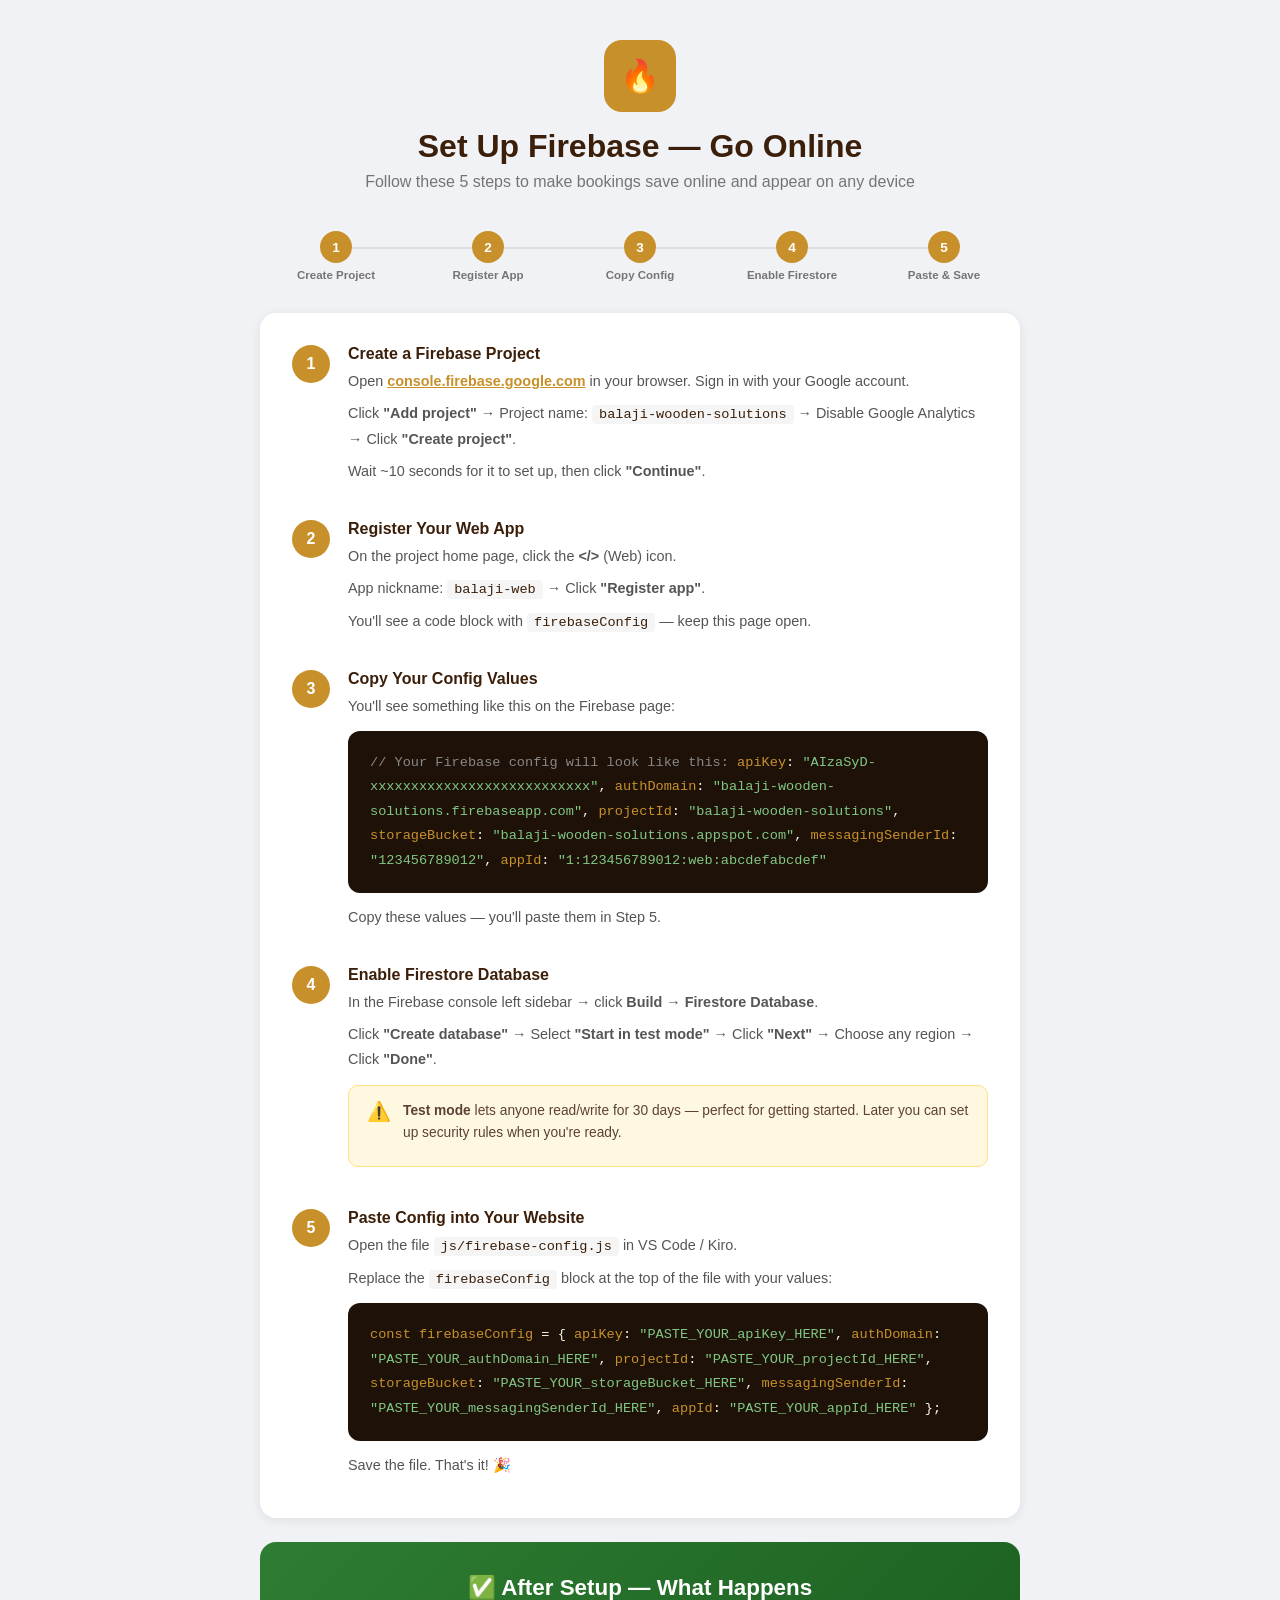
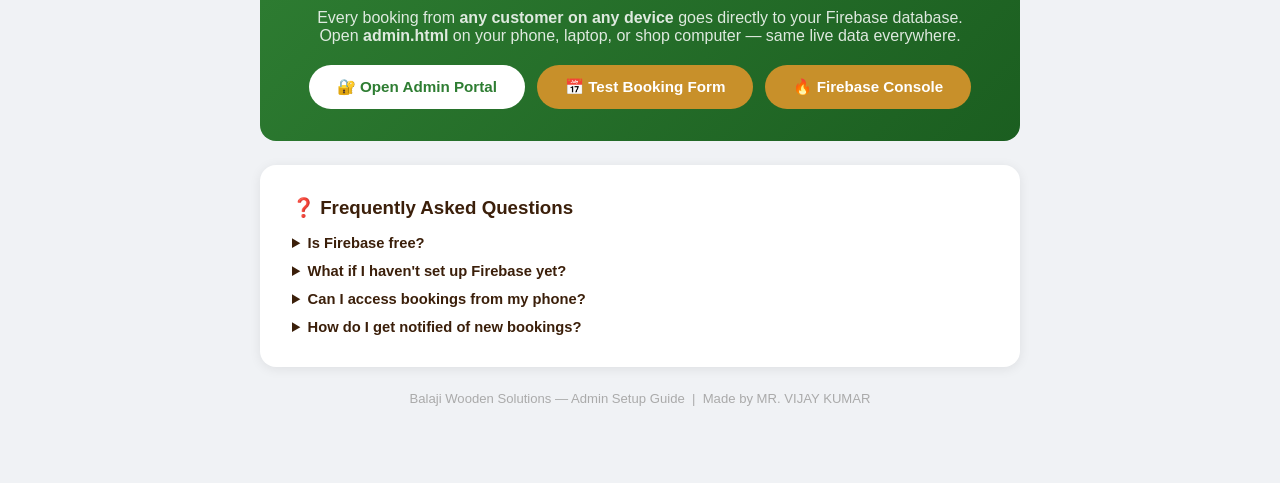
<file: firebase-setup.html>
<!DOCTYPE html>
<html lang="en">
<head>
  <meta charset="UTF-8"/>
  <meta name="viewport" content="width=device-width, initial-scale=1.0"/>
  <title>Firebase Setup – Balaji Wooden Solutions</title>
  <style>
    *{margin:0;padding:0;box-sizing:border-box}
    body{font-family:'Segoe UI',sans-serif;background:#f0f2f5;color:#1e1208;min-height:100vh;padding:40px 20px}
    .wrap{max-width:760px;margin:0 auto}
    .header{text-align:center;margin-bottom:40px}
    .header .icon{width:72px;height:72px;background:#c8902a;border-radius:18px;
      display:flex;align-items:center;justify-content:center;font-size:2rem;margin:0 auto 16px}
    .header h1{font-size:2rem;color:#3b1f0a;font-weight:800;margin-bottom:8px}
    .header p{color:#757575;font-size:1rem}
    .card{background:#fff;border-radius:16px;padding:32px;box-shadow:0 2px 12px rgba(0,0,0,.08);margin-bottom:24px}
    .step{display:flex;gap:18px;margin-bottom:28px}
    .step:last-child{margin-bottom:0}
    .step-num{width:38px;height:38px;background:#c8902a;color:#fff;border-radius:50%;
      display:flex;align-items:center;justify-content:center;font-weight:800;font-size:1rem;flex-shrink:0}
    .step-body h3{font-size:1rem;color:#3b1f0a;font-weight:700;margin-bottom:6px}
    .step-body p{font-size:.9rem;color:#555;line-height:1.7;margin-bottom:8px}
    .step-body a{color:#c8902a;font-weight:600}
    code{background:#f5f5f5;padding:2px 7px;border-radius:4px;font-size:.85rem;color:#3b1f0a}
    .code-block{background:#1e1208;color:#fdf6ec;padding:20px 22px;border-radius:12px;
      font-family:monospace;font-size:.85rem;line-height:1.8;margin:12px 0;overflow-x:auto;
      position:relative}
    .code-block .comment{color:#888}
    .code-block .key{color:#c8902a}
    .code-block .val{color:#81c784}
    .copy-btn{position:absolute;top:10px;right:12px;background:rgba(255,255,255,.15);
      color:#fff;border:none;padding:5px 12px;border-radius:6px;font-size:.75rem;
      cursor:pointer;transition:.18s}
    .copy-btn:hover{background:rgba(255,255,255,.3)}
    .tip{background:#fff8e1;border:1px solid #ffe082;border-radius:10px;
      padding:14px 18px;display:flex;gap:12px;align-items:flex-start;margin:14px 0}
    .tip .ti{font-size:1.2rem;flex-shrink:0}
    .tip p{font-size:.86rem;color:#5d4037;line-height:1.6}
    .done-card{background:linear-gradient(135deg,#2e7d32,#1b5e20);color:#fff;
      border-radius:16px;padding:32px;text-align:center;margin-bottom:24px}
    .done-card h2{font-size:1.4rem;font-weight:800;margin-bottom:8px}
    .done-card p{opacity:.85;margin-bottom:20px}
    .btn{display:inline-block;padding:13px 28px;border-radius:50px;font-size:.95rem;
      font-weight:700;text-decoration:none;transition:.18s;cursor:pointer;border:none}
    .btn-gold{background:#c8902a;color:#fff}.btn-gold:hover{background:#6b3a1f}
    .btn-white{background:#fff;color:#2e7d32}.btn-white:hover{background:#e8f5e9}
    .progress{display:flex;gap:0;margin-bottom:32px}
    .prog-step{flex:1;text-align:center;position:relative}
    .prog-step::before{content:'';position:absolute;top:16px;left:50%;right:-50%;
      height:2px;background:#e0e0e0;z-index:0}
    .prog-step:last-child::before{display:none}
    .prog-dot{width:32px;height:32px;border-radius:50%;background:#e0e0e0;color:#757575;
      display:flex;align-items:center;justify-content:center;font-weight:700;font-size:.85rem;
      margin:0 auto 6px;position:relative;z-index:1}
    .prog-dot.done{background:#c8902a;color:#fff}
    .prog-label{font-size:.72rem;color:#757575;font-weight:600}
    img.ss{width:100%;border-radius:10px;border:1px solid #e0e0e0;margin:10px 0}
  </style>
</head>
<body>
<div class="wrap">

  <div class="header">
    <div class="icon">🔥</div>
    <h1>Set Up Firebase — Go Online</h1>
    <p>Follow these 5 steps to make bookings save online and appear on any device</p>
  </div>

  <!-- Progress -->
  <div class="progress">
    <div class="prog-step"><div class="prog-dot done">1</div><div class="prog-label">Create Project</div></div>
    <div class="prog-step"><div class="prog-dot done">2</div><div class="prog-label">Register App</div></div>
    <div class="prog-step"><div class="prog-dot done">3</div><div class="prog-label">Copy Config</div></div>
    <div class="prog-step"><div class="prog-dot done">4</div><div class="prog-label">Enable Firestore</div></div>
    <div class="prog-step"><div class="prog-dot done">5</div><div class="prog-label">Paste &amp; Save</div></div>
  </div>

  <div class="card">
    <div class="step">
      <div class="step-num">1</div>
      <div class="step-body">
        <h3>Create a Firebase Project</h3>
        <p>Open <a href="https://console.firebase.google.com" target="_blank">console.firebase.google.com</a> in your browser. Sign in with your Google account.</p>
        <p>Click <b>"Add project"</b> → Project name: <code>balaji-wooden-solutions</code> → Disable Google Analytics → Click <b>"Create project"</b>.</p>
        <p>Wait ~10 seconds for it to set up, then click <b>"Continue"</b>.</p>
      </div>
    </div>

    <div class="step">
      <div class="step-num">2</div>
      <div class="step-body">
        <h3>Register Your Web App</h3>
        <p>On the project home page, click the <b>&lt;/&gt;</b> (Web) icon.</p>
        <p>App nickname: <code>balaji-web</code> → Click <b>"Register app"</b>.</p>
        <p>You'll see a code block with <code>firebaseConfig</code> — keep this page open.</p>
      </div>
    </div>

    <div class="step">
      <div class="step-num">3</div>
      <div class="step-body">
        <h3>Copy Your Config Values</h3>
        <p>You'll see something like this on the Firebase page:</p>
        <div class="code-block">
<span class="comment">// Your Firebase config will look like this:</span>
<span class="key">apiKey</span>: <span class="val">"AIzaSyD-xxxxxxxxxxxxxxxxxxxxxxxxxxx"</span>,
<span class="key">authDomain</span>: <span class="val">"balaji-wooden-solutions.firebaseapp.com"</span>,
<span class="key">projectId</span>: <span class="val">"balaji-wooden-solutions"</span>,
<span class="key">storageBucket</span>: <span class="val">"balaji-wooden-solutions.appspot.com"</span>,
<span class="key">messagingSenderId</span>: <span class="val">"123456789012"</span>,
<span class="key">appId</span>: <span class="val">"1:123456789012:web:abcdefabcdef"</span>
        </div>
        <p>Copy these values — you'll paste them in Step 5.</p>
      </div>
    </div>

    <div class="step">
      <div class="step-num">4</div>
      <div class="step-body">
        <h3>Enable Firestore Database</h3>
        <p>In the Firebase console left sidebar → click <b>Build</b> → <b>Firestore Database</b>.</p>
        <p>Click <b>"Create database"</b> → Select <b>"Start in test mode"</b> → Click <b>"Next"</b> → Choose any region → Click <b>"Done"</b>.</p>
        <div class="tip">
          <div class="ti">⚠️</div>
          <p><b>Test mode</b> lets anyone read/write for 30 days — perfect for getting started. Later you can set up security rules when you're ready.</p>
        </div>
      </div>
    </div>

    <div class="step">
      <div class="step-num">5</div>
      <div class="step-body">
        <h3>Paste Config into Your Website</h3>
        <p>Open the file <code>js/firebase-config.js</code> in VS Code / Kiro.</p>
        <p>Replace the <code>firebaseConfig</code> block at the top of the file with your values:</p>
        <div class="code-block">
<span class="key">const firebaseConfig</span> = {
  <span class="key">apiKey</span>:            <span class="val">"PASTE_YOUR_apiKey_HERE"</span>,
  <span class="key">authDomain</span>:        <span class="val">"PASTE_YOUR_authDomain_HERE"</span>,
  <span class="key">projectId</span>:         <span class="val">"PASTE_YOUR_projectId_HERE"</span>,
  <span class="key">storageBucket</span>:     <span class="val">"PASTE_YOUR_storageBucket_HERE"</span>,
  <span class="key">messagingSenderId</span>: <span class="val">"PASTE_YOUR_messagingSenderId_HERE"</span>,
  <span class="key">appId</span>:             <span class="val">"PASTE_YOUR_appId_HERE"</span>
};
        </div>
        <p>Save the file. That's it! 🎉</p>
      </div>
    </div>
  </div>

  <div class="done-card">
    <h2>✅ After Setup — What Happens</h2>
    <p>Every booking from <b>any customer on any device</b> goes directly to your Firebase database.<br>
    Open <b>admin.html</b> on your phone, laptop, or shop computer — same live data everywhere.</p>
    <div style="display:flex;gap:12px;justify-content:center;flex-wrap:wrap;margin-top:20px">
      <a href="admin.html" class="btn btn-white">🔐 Open Admin Portal</a>
      <a href="booking.html" class="btn btn-gold">📅 Test Booking Form</a>
      <a href="https://console.firebase.google.com" target="_blank" class="btn btn-gold">🔥 Firebase Console</a>
    </div>
  </div>

  <div class="card">
    <h3 style="color:#3b1f0a;margin-bottom:16px">❓ Frequently Asked Questions</h3>
    <details style="margin-bottom:12px;cursor:pointer">
      <summary style="font-weight:600;color:#3b1f0a;font-size:.92rem">Is Firebase free?</summary>
      <p style="margin-top:8px;font-size:.88rem;color:#555;line-height:1.7">Yes! Firebase's free tier (Spark plan) allows 50,000 document reads and 20,000 writes per day — more than enough for a booking website.</p>
    </details>
    <details style="margin-bottom:12px;cursor:pointer">
      <summary style="font-weight:600;color:#3b1f0a;font-size:.92rem">What if I haven't set up Firebase yet?</summary>
      <p style="margin-top:8px;font-size:.88rem;color:#555;line-height:1.7">The website still works! Bookings save locally (in the browser). Once you set up Firebase, all new bookings go online automatically.</p>
    </details>
    <details style="margin-bottom:12px;cursor:pointer">
      <summary style="font-weight:600;color:#3b1f0a;font-size:.92rem">Can I access bookings from my phone?</summary>
      <p style="margin-top:8px;font-size:.88rem;color:#555;line-height:1.7">Yes! After Firebase setup, deploy your site (Netlify Drop), then open admin.html on any device and all bookings appear in real-time.</p>
    </details>
    <details style="cursor:pointer">
      <summary style="font-weight:600;color:#3b1f0a;font-size:.92rem">How do I get notified of new bookings?</summary>
      <p style="margin-top:8px;font-size:.88rem;color:#555;line-height:1.7">Currently via WhatsApp (customers send booking via WhatsApp button). For email notifications, you can add Firebase Cloud Functions later — ask Kiro to set that up.</p>
    </details>
  </div>

  <p style="text-align:center;font-size:.82rem;color:#aaa;margin-bottom:40px">
    Balaji Wooden Solutions — Admin Setup Guide &nbsp;|&nbsp; Made by MR. VIJAY KUMAR
  </p>

</div>
</body>
</html>
</file>
